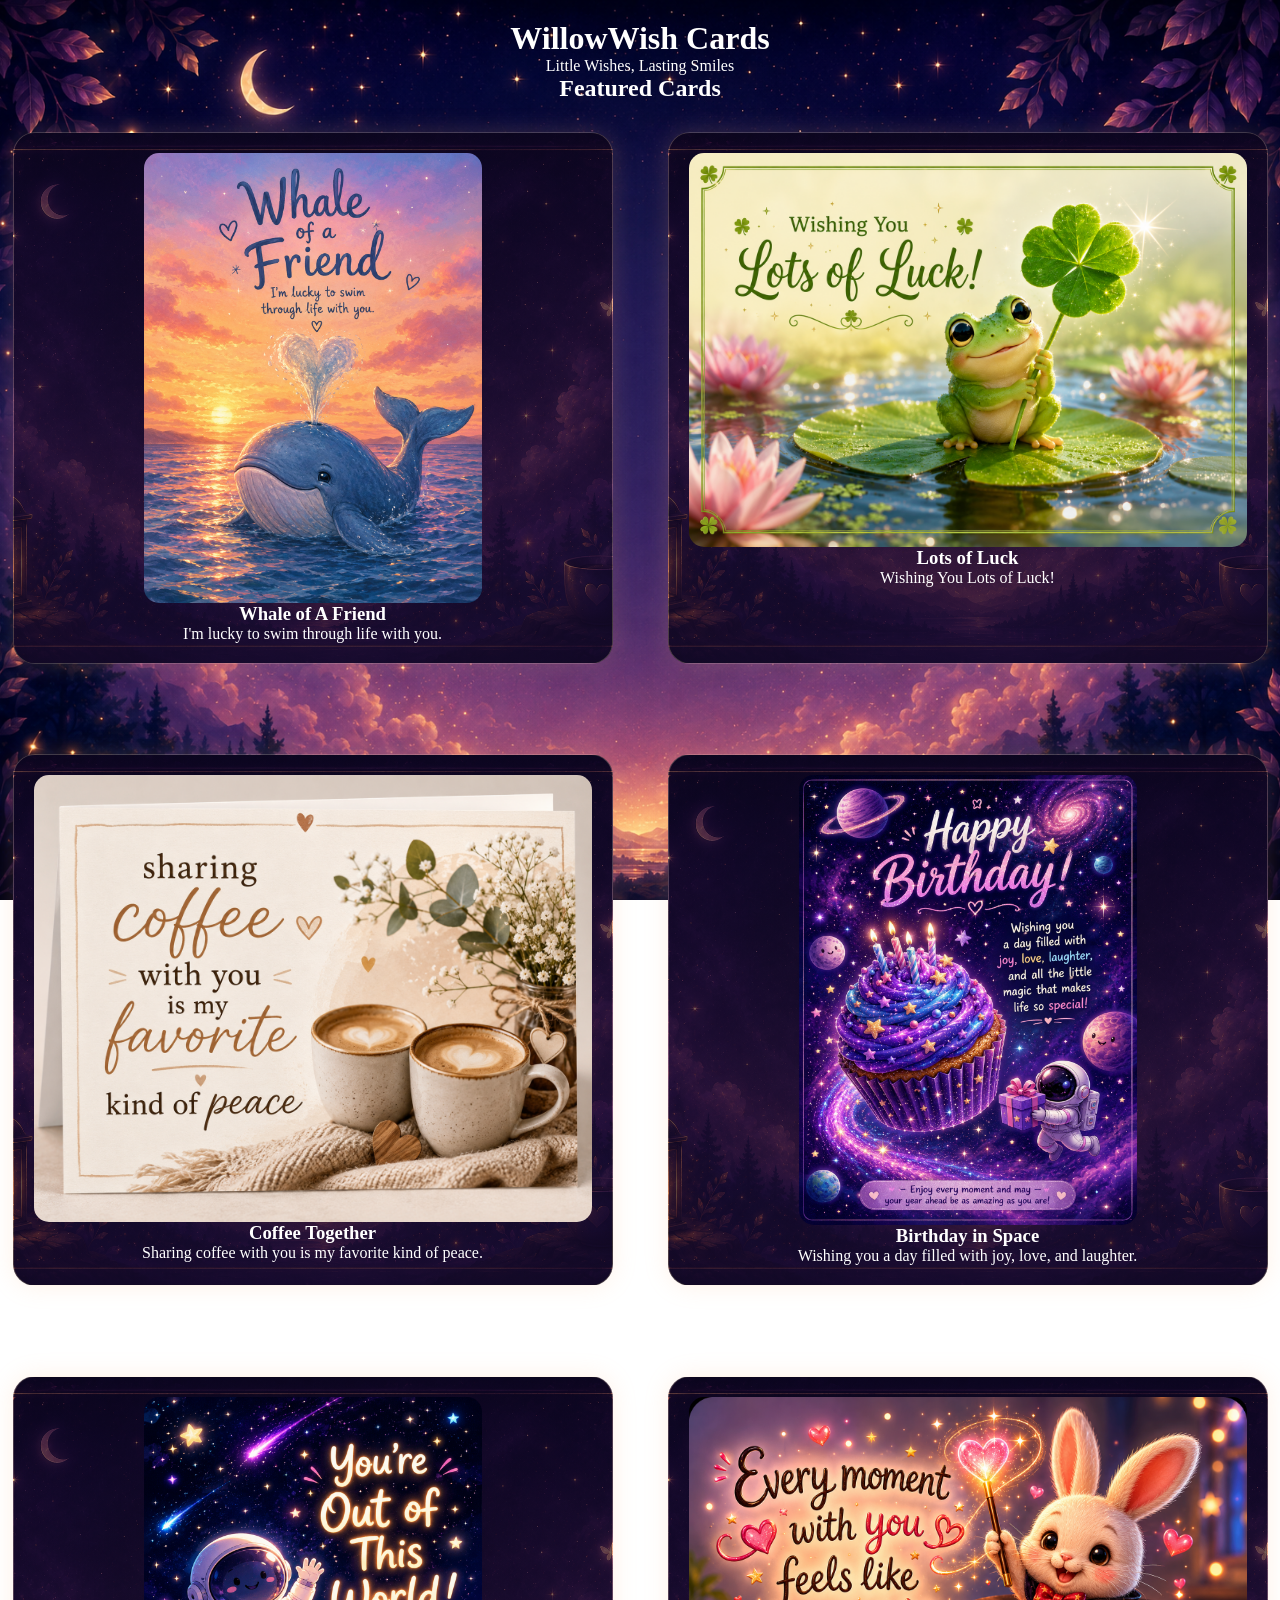
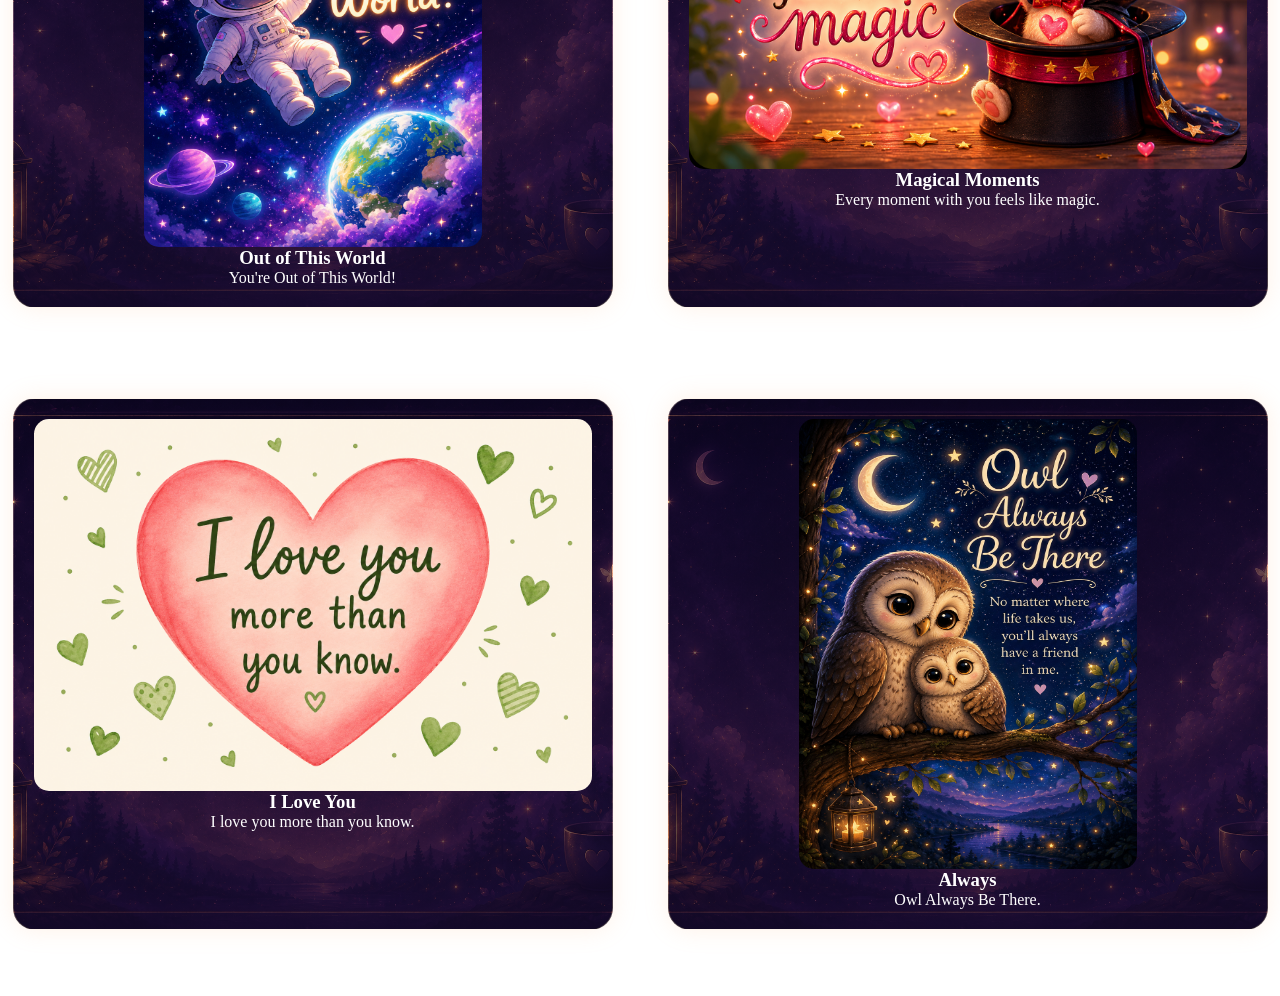
<file: index.html>
<!DOCTYPE html>
<html lang="en">
<head>
  <meta charset="UTF-8">
  <meta name="viewport" content="width=device-width, initial-scale=1.0">
  <title>WillowWish Cards Cards</title>
  <link rel="stylesheet" href="styles.css">
  <!-- Google tag (gtag.js) -->
<script async src="https://www.googletagmanager.com/gtag/js?id=G-XDQZ6QW7JZ"></script>
<script>
  window.dataLayer = window.dataLayer || [];
  function gtag(){dataLayer.push(arguments);}
  gtag('js', new Date());

  gtag('config', 'G-XDQZ6QW7JZ');
</script>
  
</head>
<body>

  <header class="hero">
    <h1>WillowWish Cards</h1>
    <p>Little Wishes, Lasting Smiles</p>

    <nav>
      <ul>
        <!-- Hidden for now<li><a href="#">Home</a></li>
        <li><a href="#">Birthday</a></li>
        <li><a href="#">Funny</a></li>
        <li><a href="#">Animals</a></li>
        <li><a href="#">Holiday</a></li>
      </ul> 
    </nav>

    <a href="#cards" class="browse-btn">Browse Cards</a> -->
  </header>

  <main>
    <section id="cards" class="cards-section">
      <h2>Featured Cards</h2>

      <div class="card-container">
        <div class="card">
   
        <a href="Whale.html">
  <img
    src="WhaleOfAFriend.png"
    alt="Whale of a Friend"
    class="card-image verticle-card-img"
  />
</a>
        <h3>Whale of A Friend</h3>
        <p>I'm lucky to swim through life with you.</p>
     </div>

      <div class="card">
        <a href="Frog.html">
  <img
    src="FrogLuck.png"
    alt="Frog wishing lots of luck"
    class="card-image"
  />
  </a>
        <h3>Lots of Luck</h3>
        <p>Wishing You Lots of Luck!</p>
      </div>

      <div class="card">
        <a href="Coffee.html">
  <img
    src="CoffeePeace.png"
    alt="Coffee friendship greeting card" height="900" width="1250"
    class="card-image"
  />
  </a>
        <h3>Coffee Together</h3>
        <p>Sharing coffee with you is my favorite kind of peace.</p>
      </div>
      
            <div class="card">
        <a href="SpaceBirthday.html">
  <img
    src="SpaceBirthday.png"
    alt="Birthday in space greeting card" height="900" width="1250"
    class="card-image verticle-card-img"
  />
  </a>
        <h3>Birthday in Space</h3>
        <p>Wishing you a day filled with joy, love, and laughter. </p>
      </div>
      
     <div class="card">
     <a href="OutofThisWorld.html">
  <img
    src="OutofThisWorld.png"
    alt="You're out of this world"
    class="card-image verticle-card-img"
  />
</a>
       <h3>Out of This World</h3>
       <p>You're Out of This World!</p>
   
    </div>
    
         <div class="card">
     <a href="Magic.html">
  <img
    src="Magic.png"
    alt="You're magical card"
    class="card-image"
  />
</a>
       <h3>Magical Moments</h3>
       <p>Every moment with you feels like magic.</p>
    
    </div>
    
    <div class="card">
     <a href="Love.html">
  <img
    src="Love.png"
    alt="I love you"
    class="card-image"
  />
</a>
       <h3>I Love You</h3>
       <p>I love you more than you know. </p>
    
    </div>
    
    <div class="card">
     <a href="Owl.html">
  <img
    src="Owl.png"
    alt="Owl always be with you"
    class="card-image verticle-card-img"
  />
</a>
       <h3>Always</h3>
       <p>Owl Always Be There.</p>
    
    </div>
    </section>
  </main>

  <footer>
    <p>© 2026 WillowWish Cards</p>
    <p>Made with kindness and a touch of magic</p>
  </footer>

  <script>
    function shareCard(cardName) {
      if (navigator.share) {
        navigator.share({
          title: cardName,
          text: "Check out this card from WillowWish Cards!",
          url: window.location.href
        });
      } else {
        alert("Copy this page link to share the card!");
      }
    }
  </script>

</body>
</html>
</file>
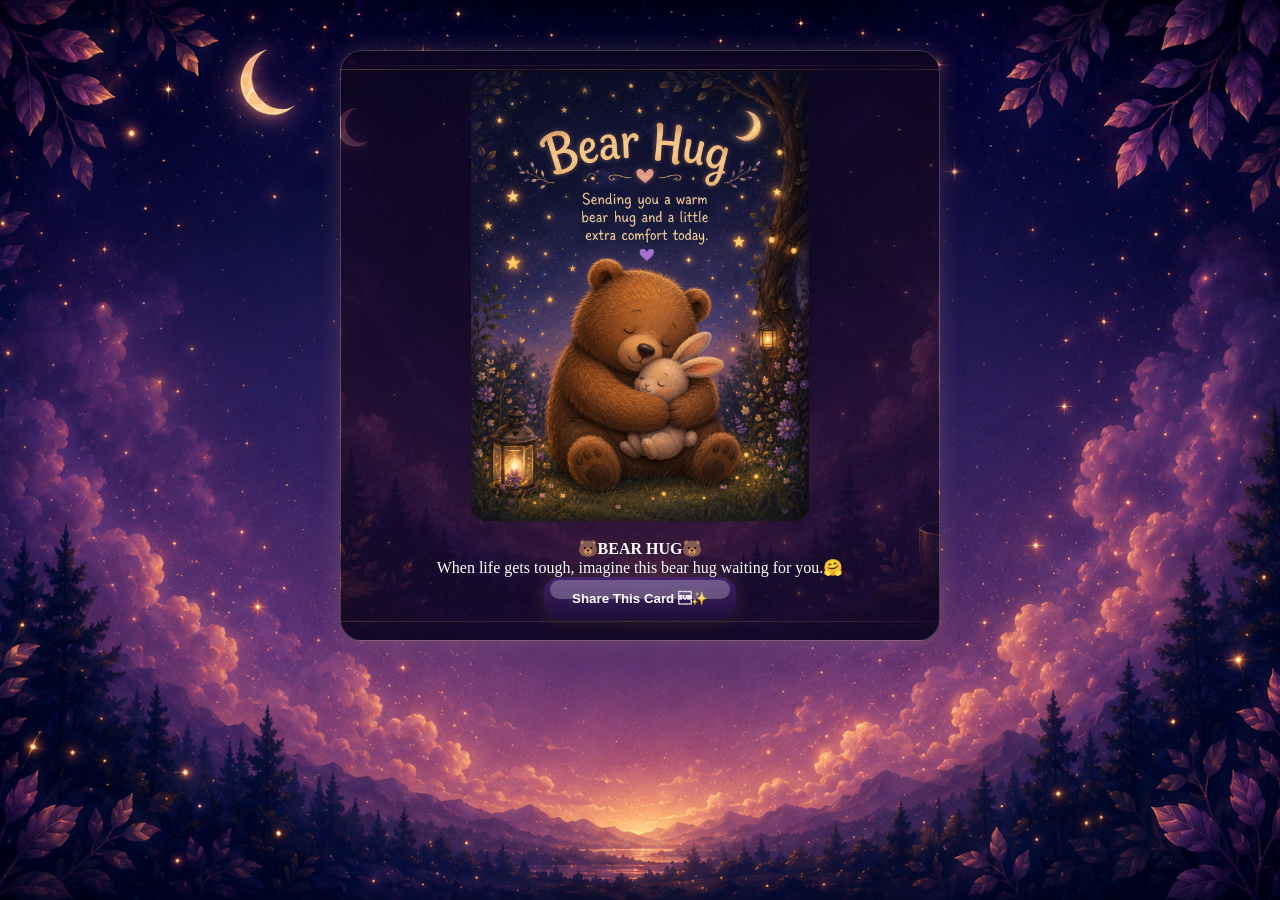
<file: BearHug.html>
<!DOCTYPE html>
<html lang="en">
<head>
  <meta charset="UTF-8" />
  <meta name="viewport" content="width=device-width, initial-scale=1.0"/>

  <title>Bear Hug</title>

  <link rel="stylesheet" href="styles.css" />
  <!-- Google tag (gtag.js) -->
<script async src="https://www.googletagmanager.com/gtag/js?id=G-XDQZ6QW7JZ"></script>
<script>
  window.dataLayer = window.dataLayer || [];
  function gtag(){dataLayer.push(arguments);}
  gtag('js', new Date());

  gtag('config', 'G-XDQZ6QW7JZ');
</script>
 
</head>

<body>

  <div class="card share-card">

    <img
      src="BearHug.png"
      alt="Bear Hug card"
      class="card-image verticle-card-img"
    />
    <br>
    <h4>&#128059;BEAR HUG&#128059</h4>

    <p class="message">
      When life gets tough, imagine this bear hug waiting for you.&#129303;
    </p>

    <button class="share-btn" onclick="shareCard()">
      Share This Card &#10024;
    </button>

  </div>

  <script>
    function shareCard() {

      if (navigator.share) {

        navigator.share({
          title: "Bear Hug",
          text: "Check out this greeting card!",
          url: window.location.href
        })

        .then(() => console.log("Shared successfully"))
        .catch((error) => console.log("Error sharing:", error));

      } else {

        alert("Sharing is not supported on this browser.");

      }
    }
  </script>

</body>
</html>
</file>
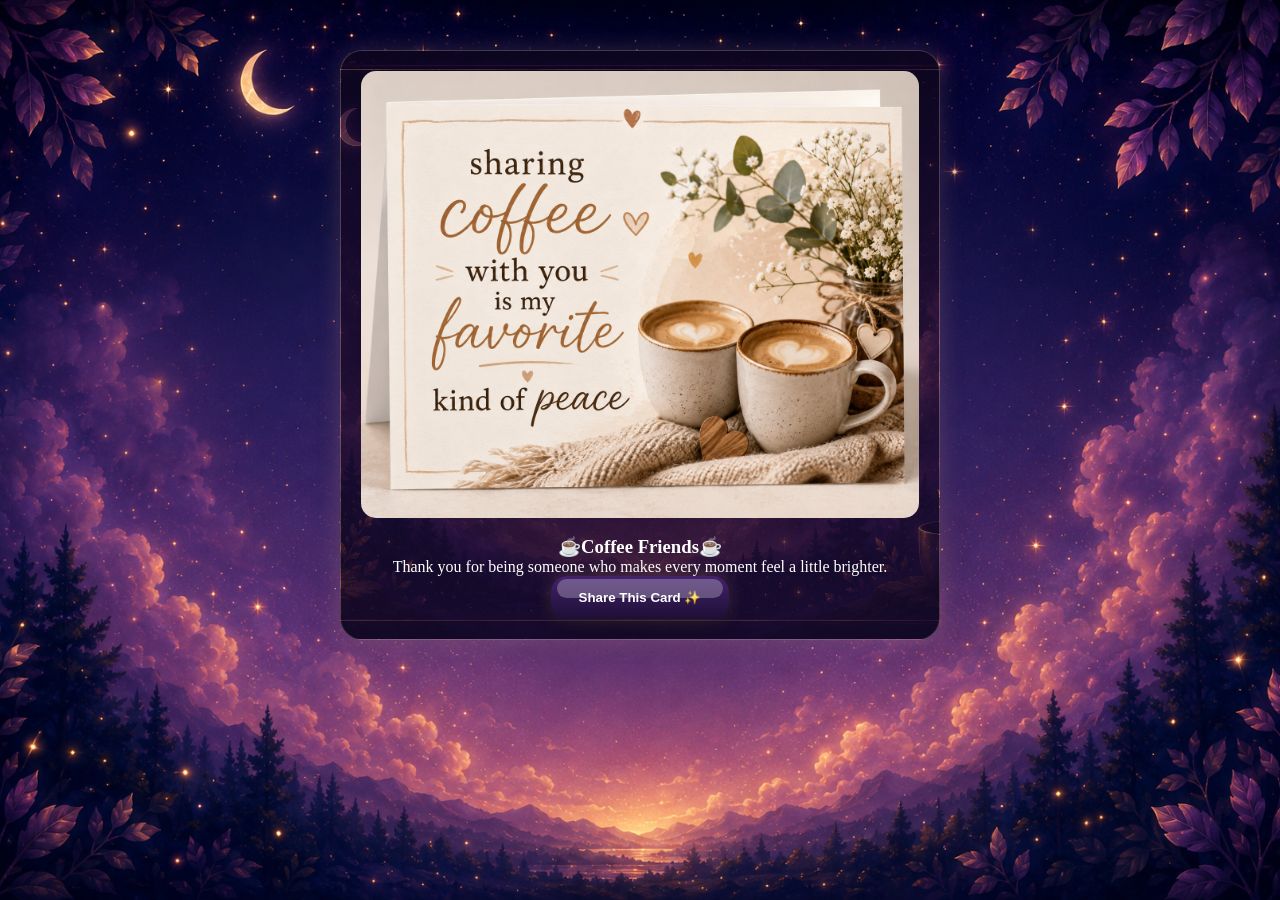
<file: Coffee.html>
<!DOCTYPE html>
<html lang="en">
<head>
  <meta charset="UTF-8" />
  <meta name="viewport" content="width=device-width, initial-scale=1.0"/>

  <title>Coffee Friends</title>

  <link rel="stylesheet" href="styles.css" />
  <!-- Google tag (gtag.js) -->
<script async src="https://www.googletagmanager.com/gtag/js?id=G-XDQZ6QW7JZ"></script>
<script>
  window.dataLayer = window.dataLayer || [];
  function gtag(){dataLayer.push(arguments);}
  gtag('js', new Date());

  gtag('config', 'G-XDQZ6QW7JZ');
</script>
 
</head>

<body>

  <div class="card share-card horizontal-card">

    <img
      src="CoffeePeace.png"
      alt="Coffee Friend"
      class="card-image"
    />
    <br>

    <h3>&#9749;Coffee Friends&#9749;</h3>

    <p class="message">
      Thank you for being someone who makes every moment feel a little brighter.
    </p>

    <button class="share-btn" onclick="shareCard()">
      Share This Card &#10024;
    </button>

  </div>

  <script>
    function shareCard() {

      if (navigator.share) {

        navigator.share({
          title: "Coffee Friend",
          text: "Check out this greeting card!",
          url: window.location.href
        })

        .then(() => console.log("Shared successfully"))
        .catch((error) => console.log("Error sharing:", error));

      } else {

        alert("Sharing is not supported on this browser.");

      }
    }
  </script>

</body>
</html>
</file>
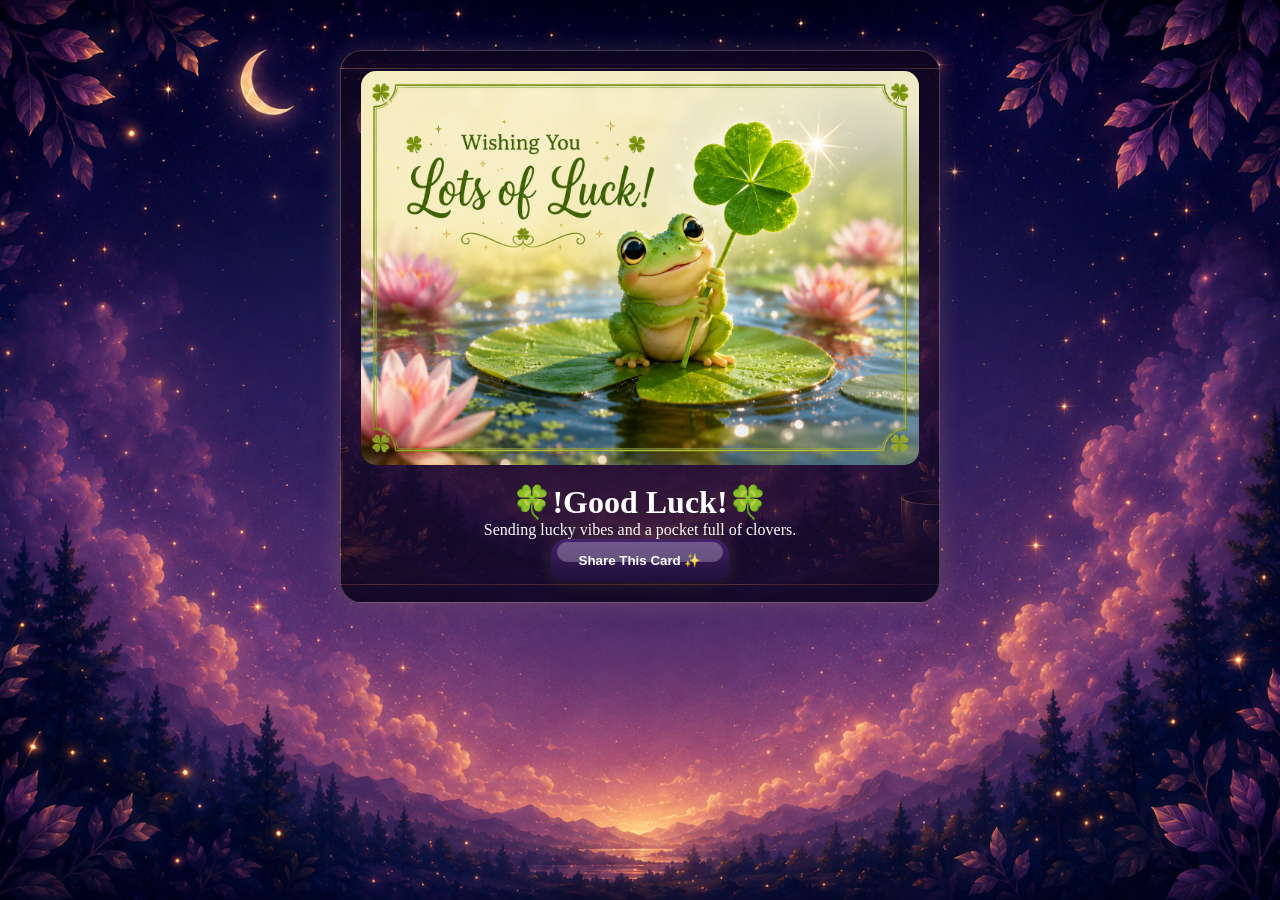
<file: Frog.html>
<!DOCTYPE html>
<html lang="en">
<head>
  <meta charset="UTF-8" />
  <meta name="viewport" content="width=device-width, initial-scale=1.0"/>

  <title>Lucky Frog</title>

  <link rel="stylesheet" href="styles.css" />
  <!-- Google tag (gtag.js) -->
<script async src="https://www.googletagmanager.com/gtag/js?id=G-XDQZ6QW7JZ"></script>
<script>
  window.dataLayer = window.dataLayer || [];
  function gtag(){dataLayer.push(arguments);}
  gtag('js', new Date());

  gtag('config', 'G-XDQZ6QW7JZ');
</script>
 
</head>

<body>

  <div class="card share-card">

    <img
      src="FrogLuck.png"
      alt="Lucky Frog"
      class="card-image horizontal-card"
    />
    <br>

    <h1>&#127808;!Good Luck!&#127808;</h1>

    <p class="message">
      Sending lucky vibes and a pocket full of clovers.
    </p>

    <button class="share-btn" onclick="shareCard()">
      Share This Card &#10024;
    </button>

  </div>

  <script>
    function shareCard() {

      if (navigator.share) {

        navigator.share({
          title: "Lucky Frog",
          text: "Check out this greeting card!",
          url: window.location.href
        })

        .then(() => console.log("Shared successfully"))
        .catch((error) => console.log("Error sharing:", error));

      } else {

        alert("Sharing is not supported on this browser.");

      }
    }
  </script>

</body>
</html>
</file>
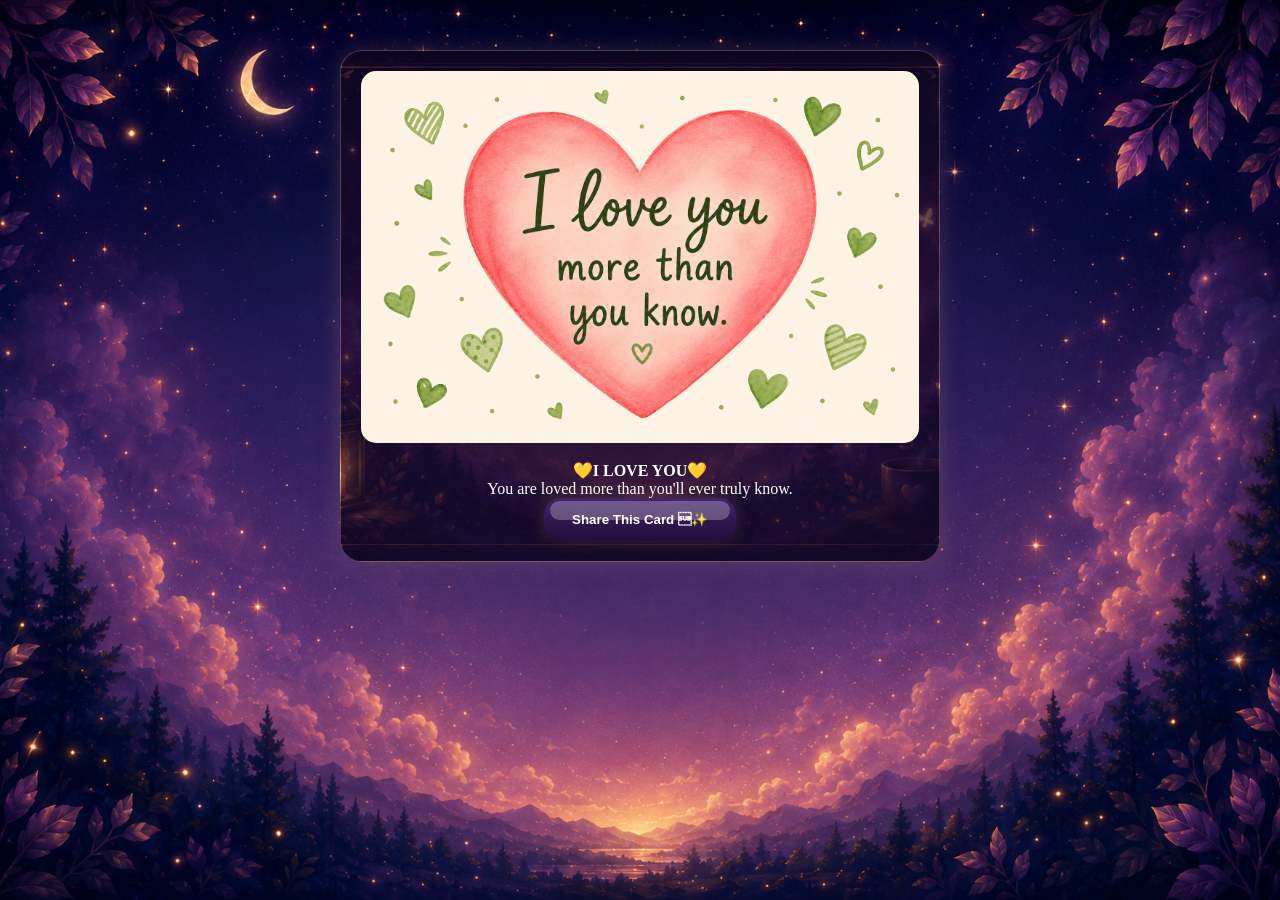
<file: Love.html>
<!DOCTYPE html>
<html lang="en">
<head>
  <meta charset="UTF-8" />
  <meta name="viewport" content="width=device-width, initial-scale=1.0"/>

  <title>You're Out of This World</title>

  <link rel="stylesheet" href="styles.css" />
  <!-- Google tag (gtag.js) -->
<script async src="https://www.googletagmanager.com/gtag/js?id=G-XDQZ6QW7JZ"></script>
<script>
  window.dataLayer = window.dataLayer || [];
  function gtag(){dataLayer.push(arguments);}
  gtag('js', new Date());

  gtag('config', 'G-XDQZ6QW7JZ');
</script>
 
</head>

<body>

  <div class="card share-card horizontal-card">

    <img
      src="Love.png"
      alt="I love you"
      class="card-image"
    />
     <br>
    <h4>&#128155;I LOVE YOU&#128155;</h4>

    <p class="message">
     You are loved more than you'll ever truly know.
    </p>

    <button class="share-btn" onclick="shareCard()">
      Share This Card &#10024;
    </button>

  </div>

  <script>
    function shareCard() {

      if (navigator.share) {

        navigator.share({
          title: "I Love You More Than You Know",
          text: "Check out this greeting card!",
          url: window.location.href
        })

        .then(() => console.log("Shared successfully"))
        .catch((error) => console.log("Error sharing:", error));

      } else {

        alert("Sharing is not supported on this browser.");

      }
    }
  </script>

</body>
</html>
</file>
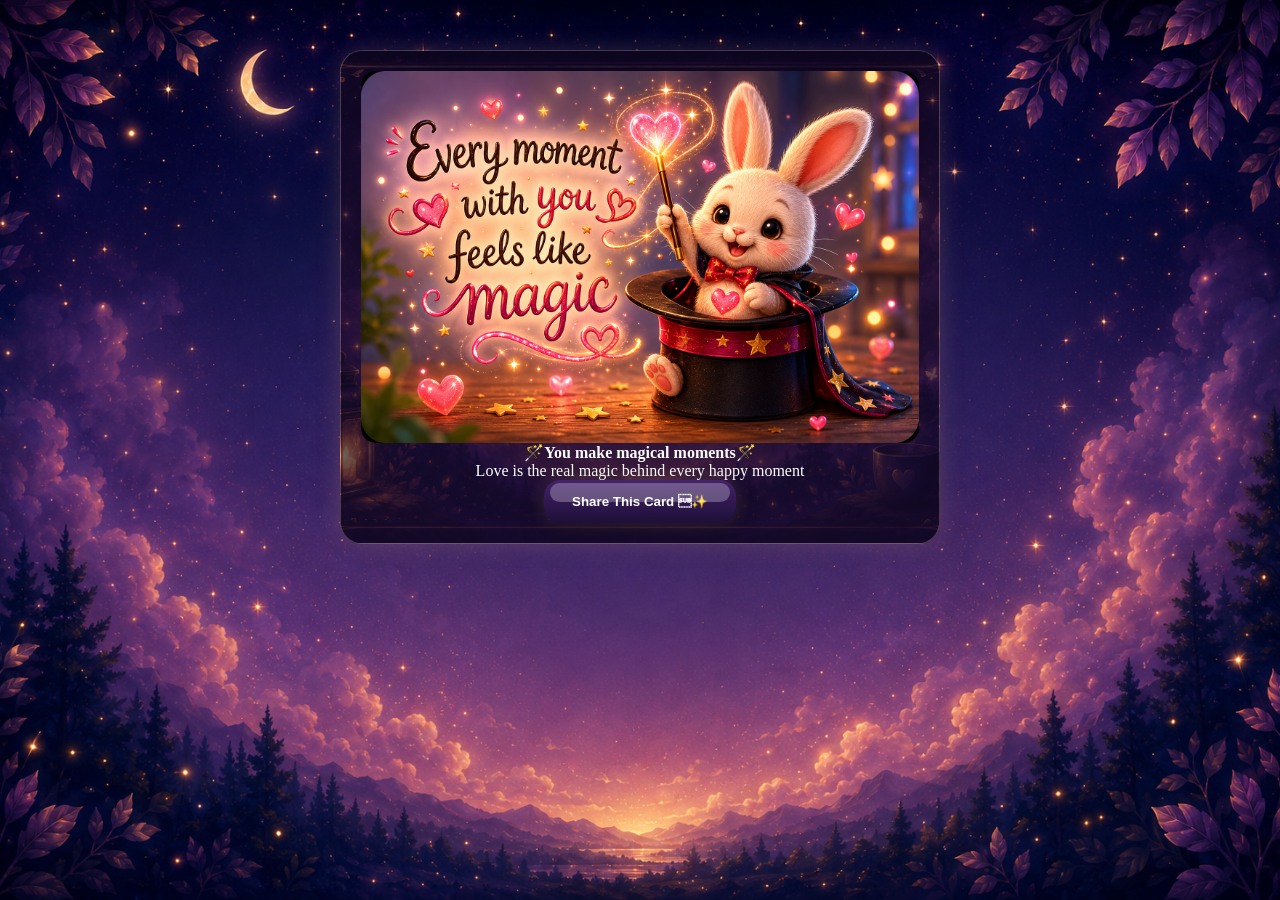
<file: Magic.html>
<!DOCTYPE html>
<html lang="en">
<head>
  <meta charset="UTF-8" />
  <meta name="viewport" content="width=device-width, initial-scale=1.0"/>

  <title>Magic Moments</title>

  <link rel="stylesheet" href="styles.css" />
  <!-- Google tag (gtag.js) -->
<script async src="https://www.googletagmanager.com/gtag/js?id=G-XDQZ6QW7JZ"></script>
<script>
  window.dataLayer = window.dataLayer || [];
  function gtag(){dataLayer.push(arguments);}
  gtag('js', new Date());

  gtag('config', 'G-XDQZ6QW7JZ');
</script>
 
</head>

<body>

  <div class="card share-card">

    <img
      src="Magic.png"
      alt="Magic moments greeting card"
      class="card-image"
      
    />

    <h4>&#129668;You make magical moments&#129668;</h4>

    <p class="message">
     Love is the real magic behind every happy moment
    </p>

    <button class="share-btn" onclick="shareCard()">
      Share This Card &#10024;
    </button>

  </div>

  <script>
    function shareCard() {

      if (navigator.share) {

        navigator.share({
          title: "Every Moment With You",
          text: "Check out this greeting card!",
          url: window.location.href
        })

        .then(() => console.log("Shared successfully"))
        .catch((error) => console.log("Error sharing:", error));

      } else {

        alert("Sharing is not supported on this browser.");

      }
    }
  </script>

</body>
</html>
</file>
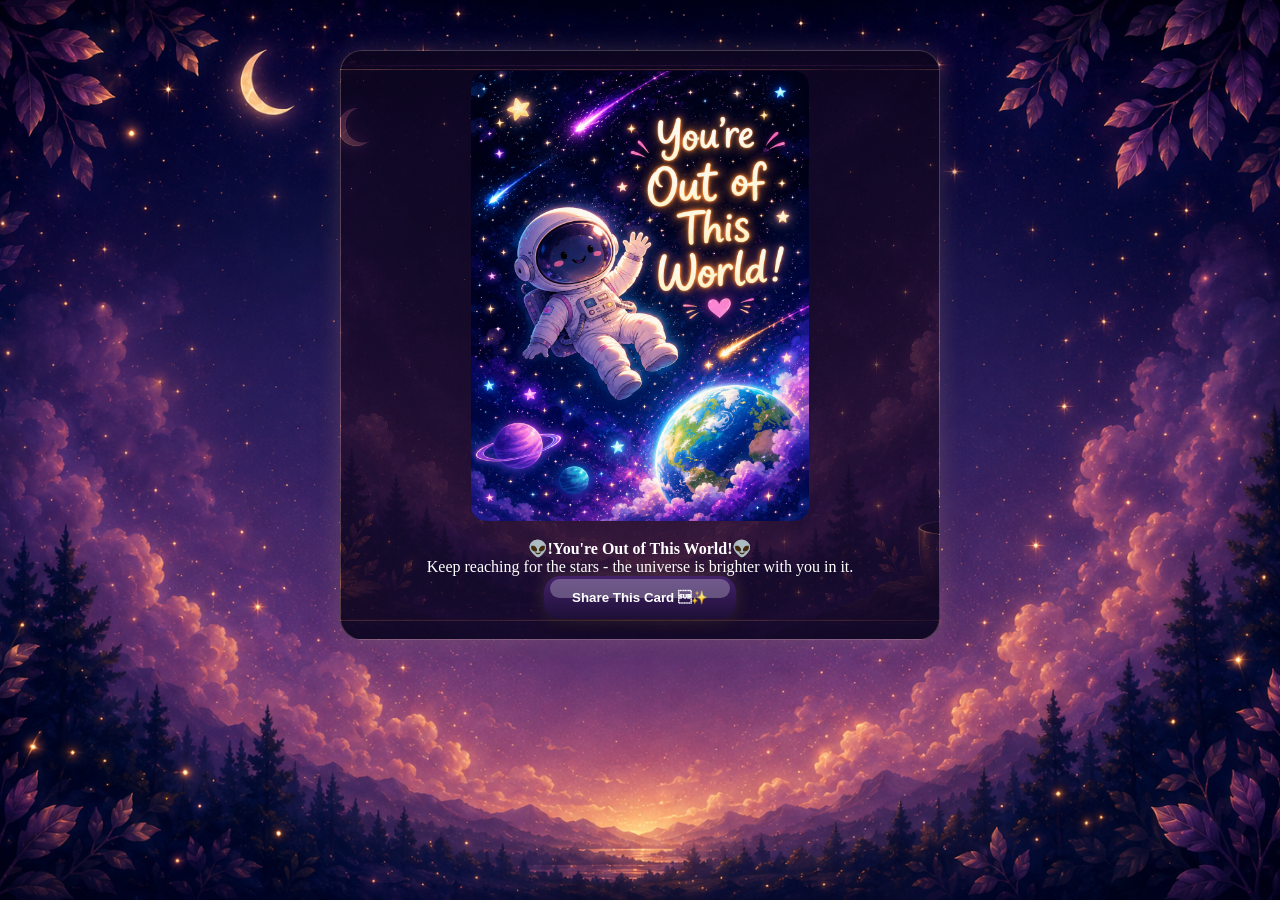
<file: OutofThisWorld.html>
<!DOCTYPE html>
<html lang="en">
<head>
  <meta charset="UTF-8" />
  <meta name="viewport" content="width=device-width, initial-scale=1.0"/>

  <title>You're Out of This World</title>

  <link rel="stylesheet" href="styles.css" />
  <!-- Google tag (gtag.js) -->
<script async src="https://www.googletagmanager.com/gtag/js?id=G-XDQZ6QW7JZ"></script>
<script>
  window.dataLayer = window.dataLayer || [];
  function gtag(){dataLayer.push(arguments);}
  gtag('js', new Date());

  gtag('config', 'G-XDQZ6QW7JZ');
</script>
 
</head>

<body>

  <div class="card share-card">

    <img
      src="OutofThisWorld.png"
      alt="You're out of this world"
      class="card-image verticle-card-img"
    />
    <br>

    <h4>&#128125;!You're Out of This World!&#128125;</h4>

    <p class="message">
     Keep reaching for the stars - the universe is brighter with you in it.
    </p>

    <button class="share-btn" onclick="shareCard()">
      Share This Card &#10024;
    </button>

  </div>

  <script>
    function shareCard() {

      if (navigator.share) {

        navigator.share({
          title: "You're Out of This World",
          text: "Check out this greeting card!",
          url: window.location.href
        })

        .then(() => console.log("Shared successfully"))
        .catch((error) => console.log("Error sharing:", error));

      } else {

        alert("Sharing is not supported on this browser.");

      }
    }
  </script>

</body>
</html>
</file>
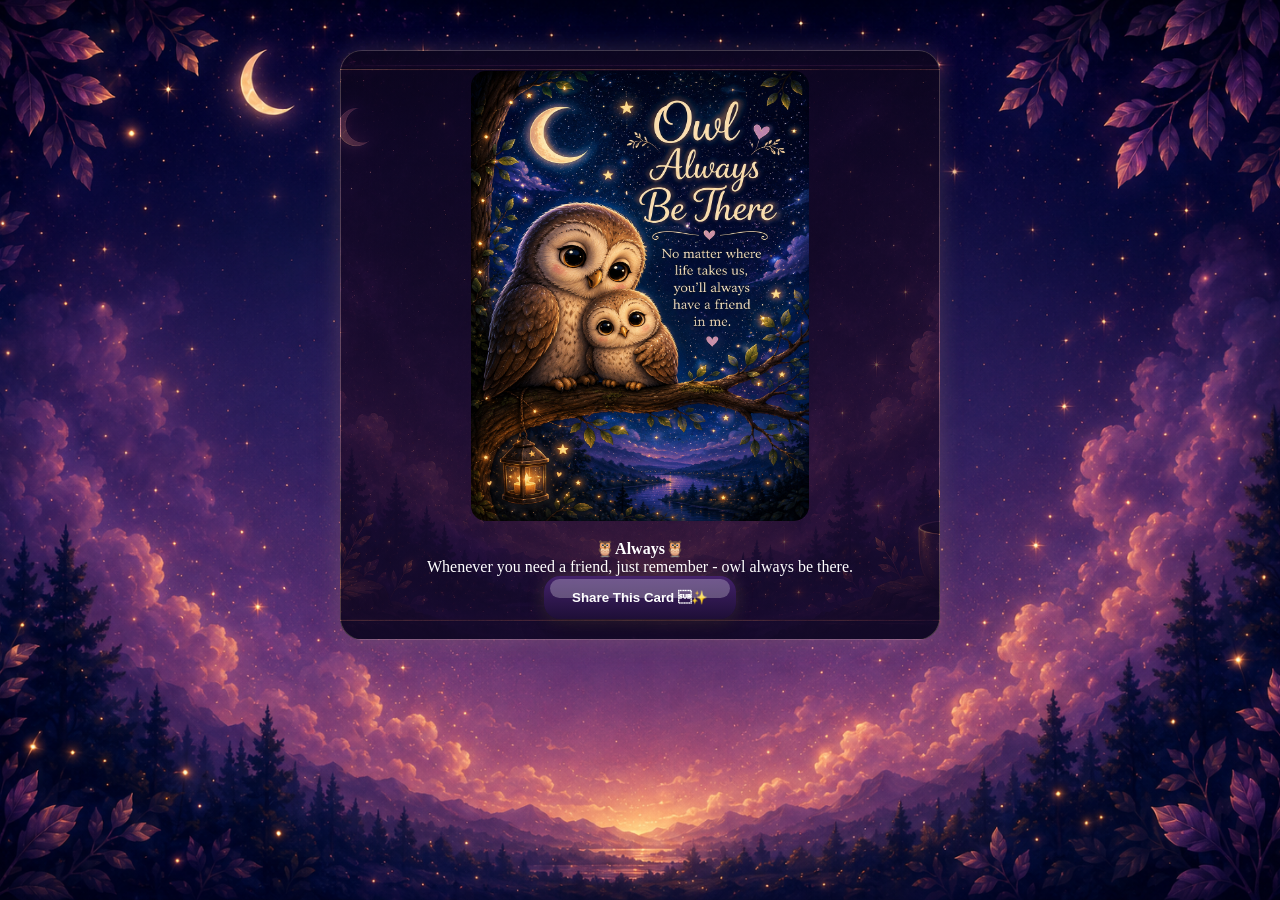
<file: Owl.html>
<!DOCTYPE html>
<html lang="en">
<head>
  <meta charset="UTF-8" />
  <meta name="viewport" content="width=device-width, initial-scale=1.0"/>

  <title>Owl Always Be There</title>

  <link rel="stylesheet" href="styles.css" />
  <!-- Google tag (gtag.js) -->
<script async src="https://www.googletagmanager.com/gtag/js?id=G-XDQZ6QW7JZ"></script>
<script>
  window.dataLayer = window.dataLayer || [];
  function gtag(){dataLayer.push(arguments);}
  gtag('js', new Date());

  gtag('config', 'G-XDQZ6QW7JZ');
</script>
 
</head>

<body>

  <div class="card share-card">

    <img
      src="Owl.png"
      alt="Owl always be there card"
      class="card-image verticle-card-img"
    />
    <br>
    <h4>&#129417;Always&#129417;</h4>

    <p class="message">
      Whenever you need a friend, just remember - owl always be there.
    </p>

    <button class="share-btn" onclick="shareCard()">
      Share This Card &#10024;
    </button>

  </div>

  <script>
    function shareCard() {

      if (navigator.share) {

        navigator.share({
          title: "Always",
          text: "Check out this greeting card!",
          url: window.location.href
        })

        .then(() => console.log("Shared successfully"))
        .catch((error) => console.log("Error sharing:", error));

      } else {

        alert("Sharing is not supported on this browser.");

      }
    }
  </script>

</body>
</html>
</file>
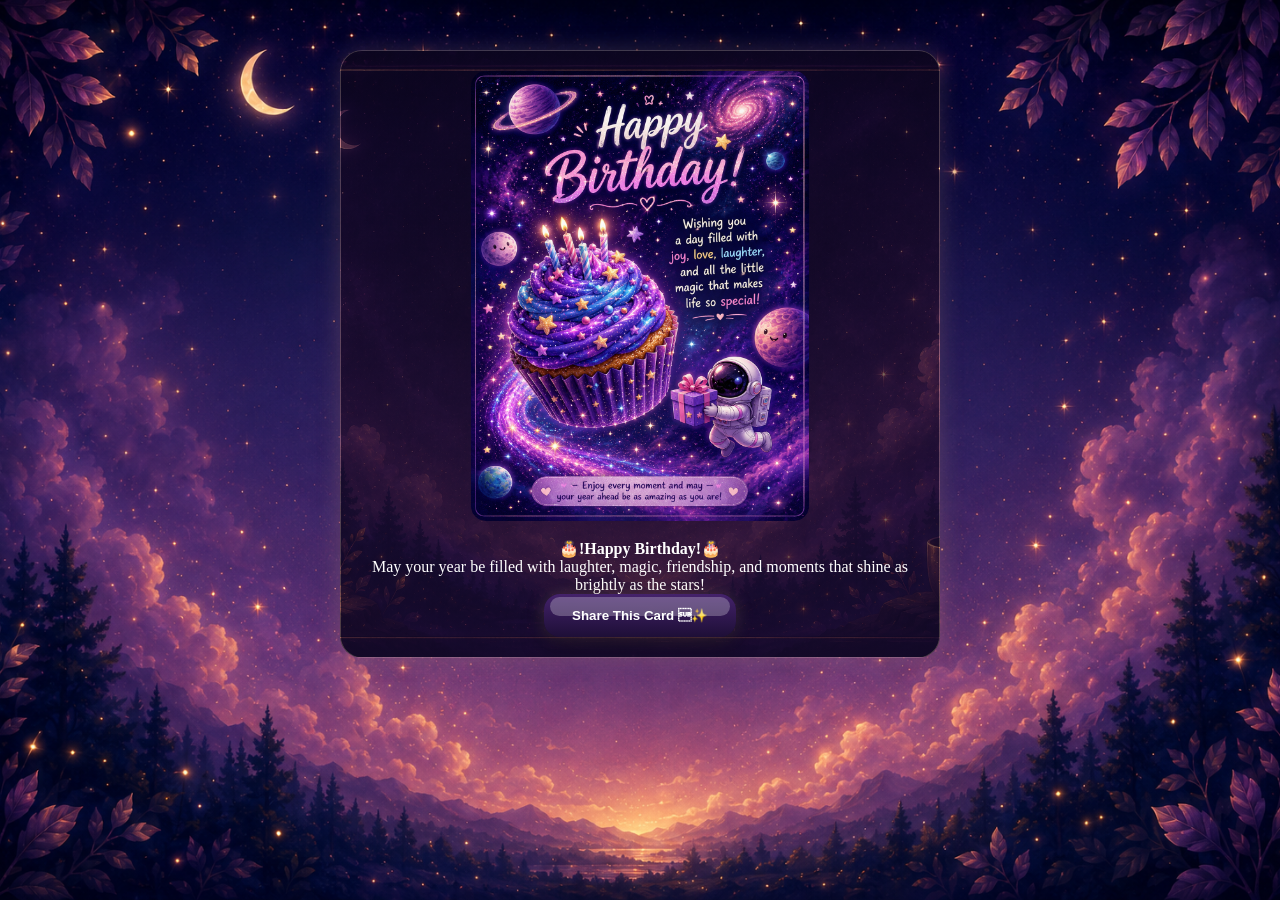
<file: SpaceBirthday.html>
<!DOCTYPE html>
<html lang="en">
<head>
  <meta charset="UTF-8" />
  <meta name="viewport" content="width=device-width, initial-scale=1.0"/>

  <title>Birthday in Space</title>

  <link rel="stylesheet" href="styles.css" />
  <!-- Google tag (gtag.js) -->
<script async src="https://www.googletagmanager.com/gtag/js?id=G-XDQZ6QW7JZ"></script>
<script>
  window.dataLayer = window.dataLayer || [];
  function gtag(){dataLayer.push(arguments);}
  gtag('js', new Date());

  gtag('config', 'G-XDQZ6QW7JZ');
</script>
 
</head>

<body>

  <div class="card share-card">

    <img
      src="SpaceBirthday.png"
      alt="Space birthday card"
      class="card-image verticle-card-img"
    />
    <br>
    <h4>&#127874;!Happy Birthday!&#127874;</h4>

    <p class="message">
      May your year be filled with laughter, magic, friendship, and moments that shine as brightly as the stars!
    </p>

    <button class="share-btn" onclick="shareCard()">
      Share This Card &#10024;
    </button>

  </div>

  <script>
    function shareCard() {

      if (navigator.share) {

        navigator.share({
          title: "Happy Birthday!",
          text: "Check out this greeting card!",
          url: window.location.href
        })

        .then(() => console.log("Shared successfully"))
        .catch((error) => console.log("Error sharing:", error));

      } else {

        alert("Sharing is not supported on this browser.");

      }
    }
  </script>

</body>
</html>
</file>
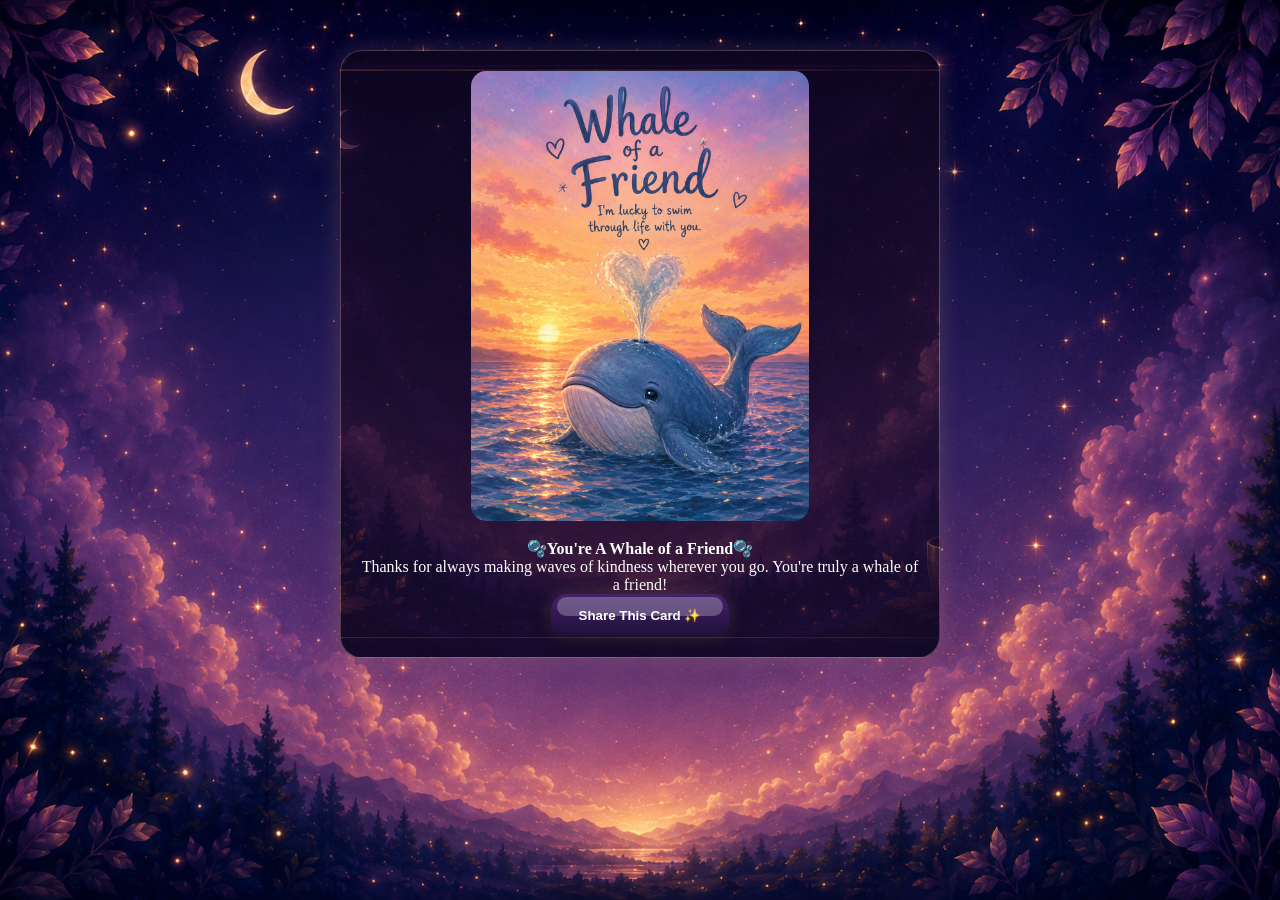
<file: Whale.html>
<!DOCTYPE html>
<html lang="en">
<head>
  <meta charset="UTF-8" />
  <meta name="viewport" content="width=device-width, initial-scale=1.0"/>

  <title>Whale of a Friend</title>

  <link rel="stylesheet" href="styles.css" />
  <!-- Google tag (gtag.js) -->
<script async src="https://www.googletagmanager.com/gtag/js?id=G-XDQZ6QW7JZ"></script>
<script>
  window.dataLayer = window.dataLayer || [];
  function gtag(){dataLayer.push(arguments);}
  gtag('js', new Date());

  gtag('config', 'G-XDQZ6QW7JZ');
</script>
 
</head>

<body>

  <div class="card share-card">

    <img
      src="WhaleOfAFriend.png"
      alt="Whale of a Friend"
      class="card-image verticle-card-img"
    />
    <br>

    <h4>&#129767;You're A Whale of a Friend&#129767;</h4>

    <p class="message">
      Thanks for always making waves of kindness wherever you go.
      You're truly a whale of a friend!
    </p>

    <button class="share-btn" onclick="shareCard()">
      Share This Card &#10024;
    </button>

  </div>

  <script>
    function shareCard() {

      if (navigator.share) {

        navigator.share({
          title: "Whale of a Friend",
          text: "Check out this greeting card!",
          url: window.location.href
        })

        .then(() => console.log("Shared successfully"))
        .catch((error) => console.log("Error sharing:", error));

      } else {

        alert("Sharing is not supported on this browser.");

      }
    }
  </script>

</body>
</html>
</file>
<file: styles.css>
* {
  margin: 0;
  padding: 0;
  box-sizing: border-box;
}

body {
  background: linear-gradient(to bottom, #87ceeb, #0b3d91);
  color: white;

  font-family: Georgia, serif;

  min-height: 100vh;
   background-image: url("Background.png");
   background-size: cover;
   background-position: center;
   background-repeat: no-repeat;
   background-attachment: fixed;
  align-items: center;
  margin: 0;   
  padding-top: 20px;
  text-align: center;
}

/* ---------- WEBSITE TITLE ---------- */

.site-header {
  text-align: center;
  margin-bottom: 40px;
}

.site-header h1 {
  font-size: 3rem;
  color: #0b3d91;

  margin-bottom: 10px;
}

.site-header p {
  font-size: 1.2rem;
  color: white;
}

/* ---------- CARD SECTION ---------- */

.card-container {
  display: flex;
  flex-wrap: wrap;

  justify-content: center;
  gap: 30px;

  width: 100%;
}

/* ---------- INDIVIDUAL CARD ---------- */

.card {
	position: relative;
	
	background-image: url("CardBackground.png");
	background-size: cover;
	background-position: center;
	background-repeat: no-repeat;
	
	color: white;
	
  width: 90%;
  max-width: 600px;

  margin: 30px auto;
  padding: 20px;

  border: 1px solid rgba(255,220,180,0.25);
  border-radius: 22px;

  text-align: center;

  box-shadow: 0  0 25px rgba(255, 180, 120, 0.18);
                           

  overflow: hidden;
}

.card::before {
	content: "";
	
	position: absolute;
	inset: 0;
	
	background:
	    linear-gradient(rgba(15, 8, 30, 0.55),
	    rgba(25, 12, 45, 0.65)
	 );
	
	z-index: 0;
	}
	
	.card * {
		position: relative;
		z-index: 1;
		}
 transition: 0.3s ease;
.card:hover {
  transform: translate(-6px) scale(1.02);
  box-shadow: 0 25px 40px rgba(0, 0, 0, 0.3),
                            0 10px 15px rgba(0, 0, 0, 0.2);
}

/* ---------- IMAGE ---------- */

.card-image {
  width: 100%;
  height: auto;
  max-height: 85vh;
  max-width: none;
  display: block;

  border-radius: 15px;
  
  margin: 0 auto;
}

.verticle-card-img {
	max-width: 400px;
	}
	
@media (orientation: landscape) {
	
	.verticle-card-img {
		max-width: 338px;
		max-height: 450px;
		}
}

/* ---------- TEXT ---------- */

.card h2 {
  color: #0b3d91;

  font-size: 2rem;

  margin-top: 20px;
  margin-bottom: 20px;
  }
  
  .share-btn {
  	background: linear-gradient(180deg, rgba(70, 35, 110, 0.95),
                  rgba(30, 15, 55, 0.95)
                  );
      color: white;
      font-weight: bold;
      border: none;
      border-radius: 16px;
      
      padding: 14px 28px;
      
      position: relative;
      
      box-shadow:
        0 14px 24px rgba(0,0,0,0.25),
        0 0 18px rgba(255, 200, 140, 0.18);
        
        cursor: pointer;
        
      transition: transform 0.15s ease,
        box-shadow 0.15s ease;
  }
  
  .share-btn::before {
  	content: "";
     
       position: absolute;

       top: 3px;
       left: 6px;
       right: 6px;
       height: 45%;  
       
       border-radius: 12px;
       
       background: rgba(255,255,255,0.25);
       
       pointer-events: none;
}
  .share-btn:hover {
  	transform: scale(1.03);
      background: rgba(70, 35, 110, 0.95);
      color: white;
       box-shadow:
            0 0 20px rgba (255, 210, 140, 0.35);
 }
 
   .share-btn:active {
   	transform: translateY(2px);
   
       box-shadow:
       0 8px 18px rgba(0,0,0,0.25),
       0 0 18px rgba(255, 200, 140, 0.22);
   }
   
   h1 {
   	text-shadow: 0 0 10px rgba(255, 220, 150, 0.7,
             0 0 20px rgba(255, 180, 100, 0.5);
   }
   
   h3 {
   	text-shadow: 3px 3px 8px rgba(0,0,0,0.45);
   }
   
   p {
   	text-shadow: 3px 3px 8px rgba(0,0,0,0.35);
   }
   
   .share-card {
   	max-width: 700px;
   }
   
   nav a {
   	color: #ffdca8;
       text-decoration: none;
       margin: 0 10px;
       font-size: 1.1rem;
       }
       
       nav a:hover {
       	color: white;
       }
       
  .share-card.horizontal-card {
  	width: 98%;
      max-width: 900px;
      }
      
  .horizontal-card .card-image {
  	width: 100%;
      max-width: none;
      height: auto;
  }
</file>
